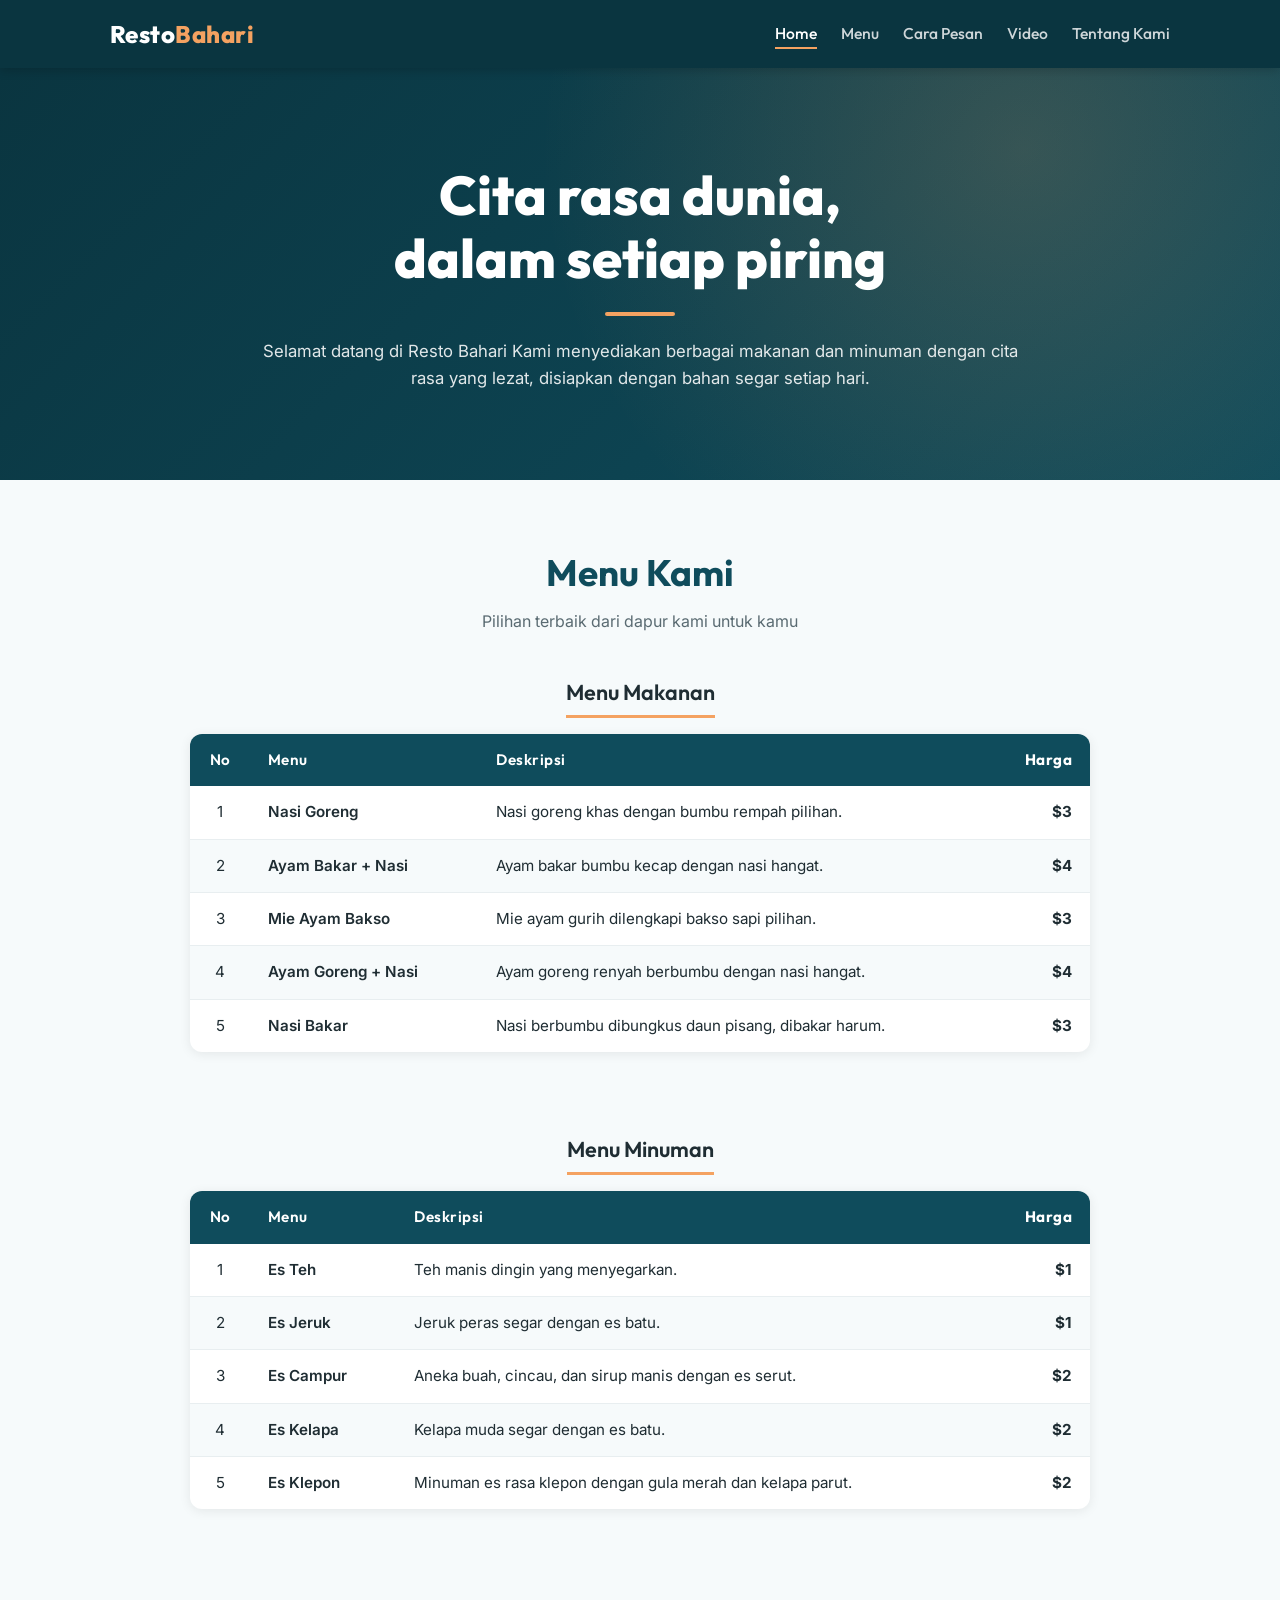
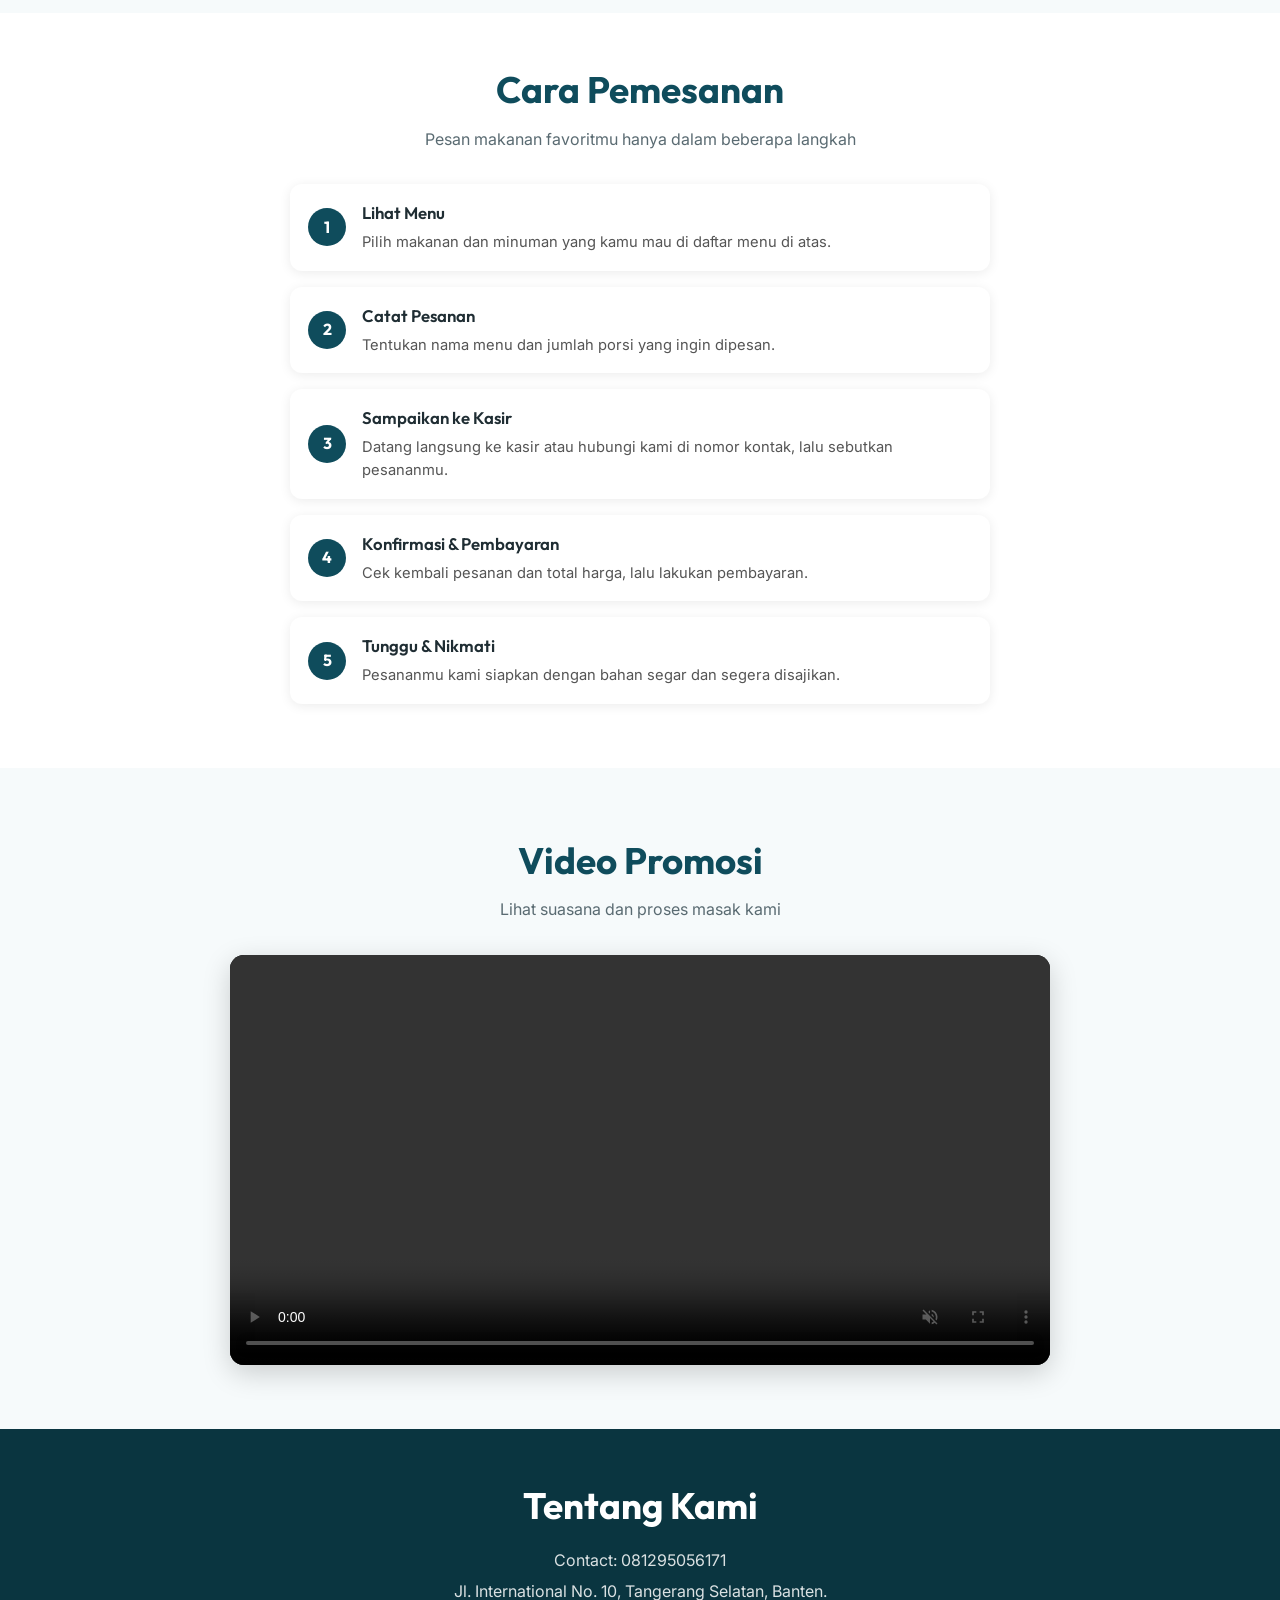
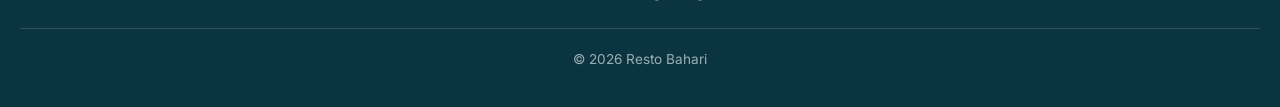
<file: Pemro Web1/index.html>
<!doctype html>
<html lang="id">
  <head>
    <meta charset="UTF-8" />
    <meta name="viewport" content="width=device-width, initial-scale=1" />
    <title>Web Resto Bahari</title>
    <link rel="preconnect" href="https://fonts.googleapis.com" />
    <link
      href="https://fonts.googleapis.com/css2?family=Outfit:wght@500;600;700;800&family=Inter:wght@400;500;600&display=swap"
      rel="stylesheet"
    />
    <link rel="stylesheet" href="style.css" />
    <link rel="stylesheet" href="tabel-menu.css" />
  </head>
  <body>
    <nav class="navbar">
      <div class="nav-inner">
        <div class="logo">Resto<span>Bahari</span></div>
        <ul class="nav-links">
          <li><a href="#home" class="active">Home</a></li>
          <li><a href="#menu">Menu</a></li>
          <li><a href="#pesan">Cara Pesan</a></li>
          <li><a href="#video">Video</a></li>
          <li><a href="#kontak">Tentang Kami</a></li>
        </ul>
      </div>
    </nav>

    <header class="hero" id="home">
      <div class="hero-inner">
        <h1>Cita rasa dunia,<br />dalam setiap piring</h1>
        <div class="accent-line"></div>
        <p>
          Selamat datang di Resto Bahari Kami menyediakan
          berbagai makanan dan minuman dengan cita rasa
          yang lezat, disiapkan dengan bahan segar setiap hari.
        </p>
      </div>
    </header>

    <section class="menu-section" id="menu">
      <h2>Menu Kami</h2>
      <p class="section-sub">Pilihan terbaik dari dapur kami untuk kamu</p>

      <h3 class="menu-category">Menu Makanan</h3>
      <div class="table-wrapper">
        <table class="menu-table">
          <thead>
            <tr>
              <th scope="col" class="col-no">No</th>
              <th scope="col">Menu</th>
              <th scope="col">Deskripsi</th>
              <th scope="col" class="col-price">Harga</th>
            </tr>
          </thead>
          <tbody>
            <tr>
              <td class="col-no">1</td>
              <td class="col-name">Nasi Goreng</td>
              <td>Nasi goreng khas dengan bumbu rempah pilihan.</td>
              <td class="col-price">$3</td>
            </tr>
            <tr>
              <td class="col-no">2</td>
              <td class="col-name">Ayam Bakar + Nasi</td>
              <td>Ayam bakar bumbu kecap dengan nasi hangat.</td>
              <td class="col-price">$4</td>
            </tr>
            <tr>
              <td class="col-no">3</td>
              <td class="col-name">Mie Ayam Bakso</td>
              <td>Mie ayam gurih dilengkapi bakso sapi pilihan.</td>
              <td class="col-price">$3</td>
            </tr>
            <tr>
              <td class="col-no">4</td>
              <td class="col-name">Ayam Goreng + Nasi</td>
              <td>Ayam goreng renyah berbumbu dengan nasi hangat.</td>
              <td class="col-price">$4</td>
            </tr>
            <tr>
              <td class="col-no">5</td>
              <td class="col-name">Nasi Bakar</td>
              <td>Nasi berbumbu dibungkus daun pisang, dibakar harum.</td>
              <td class="col-price">$3</td>
            </tr>
          </tbody>
        </table>
      </div>

      <h3 class="menu-category">Menu Minuman</h3>
      <div class="table-wrapper">
        <table class="menu-table">
          <thead>
            <tr>
              <th scope="col" class="col-no">No</th>
              <th scope="col">Menu</th>
              <th scope="col">Deskripsi</th>
              <th scope="col" class="col-price">Harga</th>
            </tr>
          </thead>
          <tbody>
            <tr>
              <td class="col-no">1</td>
              <td class="col-name">Es Teh</td>
              <td>Teh manis dingin yang menyegarkan.</td>
              <td class="col-price">$1</td>
            </tr>
            <tr>
              <td class="col-no">2</td>
              <td class="col-name">Es Jeruk</td>
              <td>Jeruk peras segar dengan es batu.</td>
              <td class="col-price">$1</td>
            </tr>
            <tr>
              <td class="col-no">3</td>
              <td class="col-name">Es Campur</td>
              <td>Aneka buah, cincau, dan sirup manis dengan es serut.</td>
              <td class="col-price">$2</td>
            </tr>
            <tr>
              <td class="col-no">4</td>
              <td class="col-name">Es Kelapa</td>
              <td>Kelapa muda segar dengan es batu.</td>
              <td class="col-price">$2</td>
            </tr>
            <tr>
              <td class="col-no">5</td>
              <td class="col-name">Es Klepon</td>
              <td>Minuman es rasa klepon dengan gula merah dan kelapa parut.</td>
              <td class="col-price">$2</td>
            </tr>
          </tbody>
        </table>
      </div>
    </section>

    <section class="order-section" id="pesan">
      <h2>Cara Pemesanan</h2>
      <p class="section-sub">Pesan makanan favoritmu hanya dalam beberapa langkah</p>
      <ol class="order-steps">
        <li>
          <span class="step-title">Lihat Menu</span>
          <span class="step-desc">Pilih makanan dan minuman yang kamu mau di daftar menu di atas.</span>
        </li>
        <li>
          <span class="step-title">Catat Pesanan</span>
          <span class="step-desc">Tentukan nama menu dan jumlah porsi yang ingin dipesan.</span>
        </li>
        <li>
          <span class="step-title">Sampaikan ke Kasir</span>
          <span class="step-desc">Datang langsung ke kasir atau hubungi kami di nomor kontak, lalu sebutkan pesananmu.</span>
        </li>
        <li>
          <span class="step-title">Konfirmasi &amp; Pembayaran</span>
          <span class="step-desc">Cek kembali pesanan dan total harga, lalu lakukan pembayaran.</span>
        </li>
        <li>
          <span class="step-title">Tunggu &amp; Nikmati</span>
          <span class="step-desc">Pesananmu kami siapkan dengan bahan segar dan segera disajikan.</span>
        </li>
      </ol>
    </section>

    <section class="video-section" id="video">
      <h2>Video Promosi</h2>
      <p class="section-sub">Lihat suasana dan proses masak kami</p>
      <div class="video-wrapper">
        <video autoplay loop muted playsinline controls>
          <source src="video_promo.mp4" type="video/mp4" />
        </video>
      </div>
    </section>

    <footer class="footer" id="kontak">
      <h2>Tentang Kami</h2>
      <p>Contact: 081295056171</p>
      <p>Jl. International No. 10, Tangerang Selatan, Banten.</p>
      <p class="copyright">&copy; 2026 Resto Bahari</p>
    </footer>
  </body>
</html>
</file>
<file: Pemro Web1/style.css>
/* ============================================
   Resto Bahari - style.css
   Dipakai bersama tabel-menu.css (tabel menu + cara pemesanan)
   ============================================ */

:root {
  --primary: #0f4c5c;
  --primary-dark: #0a3540;
  --accent: #f4a261;
  --bg: #f6fafb;
  --text: #1f2d33;
  --muted: #5a6b72;
  --white: #ffffff;
  --nav-height: 68px;
}

*,
*::before,
*::after {
  box-sizing: border-box;
  margin: 0;
  padding: 0;
}

html {
  scroll-behavior: smooth;
}

body {
  font-family: "Inter", sans-serif;
  color: var(--text);
  background: var(--bg);
  line-height: 1.6;
}

section,
header {
  scroll-margin-top: var(--nav-height);
}

/* ---------- Navbar ---------- */
.navbar {
  position: sticky;
  top: 0;
  z-index: 100;
  height: var(--nav-height);
  background: var(--primary-dark);
  box-shadow: 0 2px 10px rgba(0, 0, 0, 0.2);
}

.nav-inner {
  max-width: 1100px;
  height: 100%;
  margin: 0 auto;
  padding: 0 1.25rem;
  display: flex;
  align-items: center;
  justify-content: space-between;
  gap: 1rem;
}

.logo {
  font-family: "Outfit", sans-serif;
  font-weight: 800;
  font-size: 1.5rem;
  color: var(--white);
  letter-spacing: 0.02em;
}

.logo span {
  color: var(--accent);
}

.nav-links {
  list-style: none;
  display: flex;
  gap: 1.5rem;
}

.nav-links a {
  position: relative;
  padding: 6px 0;
  font-family: "Outfit", sans-serif;
  font-weight: 500;
  font-size: 0.98rem;
  color: rgba(255, 255, 255, 0.8);
  text-decoration: none;
  transition: color 0.2s;
}

.nav-links a::after {
  content: "";
  position: absolute;
  left: 0;
  bottom: 0;
  width: 0;
  height: 2px;
  background: var(--accent);
  transition: width 0.25s;
}

.nav-links a:hover,
.nav-links a.active {
  color: var(--white);
}

.nav-links a:hover::after,
.nav-links a.active::after {
  width: 100%;
}

/* ---------- Hero ---------- */
.hero {
  background:
    radial-gradient(circle at 80% 20%, rgba(244, 162, 97, 0.18), transparent 45%),
    linear-gradient(135deg, var(--primary-dark), var(--primary));
  color: var(--white);
  text-align: center;
  padding: 6rem 1.25rem 5.5rem;
}

.hero-inner {
  max-width: 760px;
  margin: 0 auto;
}

.hero h1 {
  font-family: "Outfit", sans-serif;
  font-weight: 800;
  font-size: clamp(2rem, 5vw, 3.4rem);
  line-height: 1.15;
}

.accent-line {
  width: 70px;
  height: 4px;
  margin: 1.4rem auto;
  border-radius: 4px;
  background: var(--accent);
}

.hero p {
  font-size: 1.05rem;
  color: rgba(255, 255, 255, 0.88);
}

/* ---------- Judul section (dipakai semua section) ---------- */
.menu-section,
.order-section,
.video-section {
  padding: 4rem 1.25rem;
  text-align: center;
}

.menu-section h2,
.order-section h2,
.video-section h2,
.footer h2 {
  font-family: "Outfit", sans-serif;
  font-weight: 700;
  font-size: clamp(1.7rem, 3.5vw, 2.3rem);
  color: var(--primary);
}

.section-sub {
  margin-top: 0.4rem;
  color: var(--muted);
}

/* ---------- Menu ---------- */
.menu-section {
  max-width: 1000px;
  margin: 0 auto;
}

.menu-category {
  display: inline-block;
  margin: 2.5rem 0 1rem;
  padding-bottom: 6px;
  font-family: "Outfit", sans-serif;
  font-weight: 600;
  font-size: 1.35rem;
  color: var(--text);
  border-bottom: 3px solid var(--accent);
}

/* ---------- Cara pemesanan: judul tengah, latar berbeda ---------- */
.order-section {
  max-width: none;
  background: var(--white);
}

/* ---------- Video ---------- */
.video-wrapper {
  max-width: 820px;
  margin: 2rem auto 0;
  border-radius: 14px;
  overflow: hidden;
  background: #000;
  box-shadow: 0 8px 28px rgba(0, 0, 0, 0.18);
}

.video-wrapper video {
  display: block;
  width: 100%;
  height: auto;
}

/* ---------- Footer ---------- */
.footer {
  background: var(--primary-dark);
  color: rgba(255, 255, 255, 0.85);
  text-align: center;
  padding: 3rem 1.25rem 2rem;
}

.footer h2 {
  color: var(--white);
  margin-bottom: 0.8rem;
}

.footer p {
  margin-bottom: 0.3rem;
}

.footer .copyright {
  margin-top: 1.5rem;
  padding-top: 1.2rem;
  border-top: 1px solid rgba(255, 255, 255, 0.15);
  font-size: 0.85rem;
  color: rgba(255, 255, 255, 0.6);
}

/* ---------- Responsive ---------- */
@media (max-width: 700px) {
  :root {
    --nav-height: 104px;
  }

  .navbar {
    height: auto;
    padding: 0.7rem 0;
  }

  .nav-inner {
    flex-direction: column;
    gap: 0.5rem;
  }

  .nav-links {
    gap: 1rem;
    flex-wrap: wrap;
    justify-content: center;
  }

  .nav-links a {
    font-size: 0.9rem;
  }

  .hero {
    padding: 4rem 1.25rem 3.5rem;
  }

  .menu-section,
  .order-section,
  .video-section {
    padding: 3rem 1rem;
  }
}
</file>
<file: Pemro Web1/tabel-menu.css>
/* Tabel menu Resto Bahari */
.table-wrapper {
  max-width: 900px;
  margin: 0 auto 2.5rem;
  overflow-x: auto;
  border-radius: 12px;
  box-shadow: 0 2px 12px rgba(0, 0, 0, 0.08);
  background: #fff;
}

.menu-table {
  width: 100%;
  border-collapse: collapse;
  font-family: "Inter", sans-serif;
  font-size: 0.95rem;
  text-align: left;
}

.menu-table thead {
  background: #0f4c5c;
  color: #fff;
}

.menu-table th,
.menu-table td {
  padding: 14px 18px;
}

.menu-table th {
  font-family: "Outfit", sans-serif;
  font-weight: 600;
  letter-spacing: 0.03em;
}

.menu-table tbody tr {
  border-bottom: 1px solid #e8eef0;
  transition: background 0.2s;
}

.menu-table tbody tr:last-child {
  border-bottom: none;
}

.menu-table tbody tr:nth-child(even) {
  background: #f6fafb;
}

.menu-table tbody tr:hover {
  background: #e6f2f4;
}

.menu-table .col-no {
  width: 60px;
  text-align: center;
}

.menu-table .col-name {
  font-weight: 600;
  white-space: nowrap;
}

.menu-table .col-price {
  width: 90px;
  text-align: right;
  font-weight: 700;
  white-space: nowrap;
}

@media (max-width: 600px) {
  .menu-table th,
  .menu-table td {
    padding: 10px 12px;
    font-size: 0.88rem;
  }
}

/* Cara pemesanan */
.order-section {
  padding: 3rem 1.25rem;
  text-align: center;
}

.order-steps {
  list-style: none;
  counter-reset: step;
  max-width: 700px;
  margin: 2rem auto 0;
  padding: 0;
  text-align: left;
}

.order-steps li {
  counter-increment: step;
  position: relative;
  display: flex;
  flex-direction: column;
  gap: 4px;
  margin-bottom: 1rem;
  padding: 16px 20px 16px 72px;
  background: #fff;
  border-radius: 12px;
  box-shadow: 0 2px 12px rgba(0, 0, 0, 0.08);
  font-family: "Inter", sans-serif;
}

.order-steps li::before {
  content: counter(step);
  position: absolute;
  left: 18px;
  top: 50%;
  transform: translateY(-50%);
  width: 38px;
  height: 38px;
  border-radius: 50%;
  background: #0f4c5c;
  color: #fff;
  font-family: "Outfit", sans-serif;
  font-weight: 700;
  display: flex;
  align-items: center;
  justify-content: center;
}

.order-steps .step-title {
  font-family: "Outfit", sans-serif;
  font-weight: 600;
  font-size: 1.05rem;
}

.order-steps .step-desc {
  font-size: 0.92rem;
  color: #555;
}
</file>
